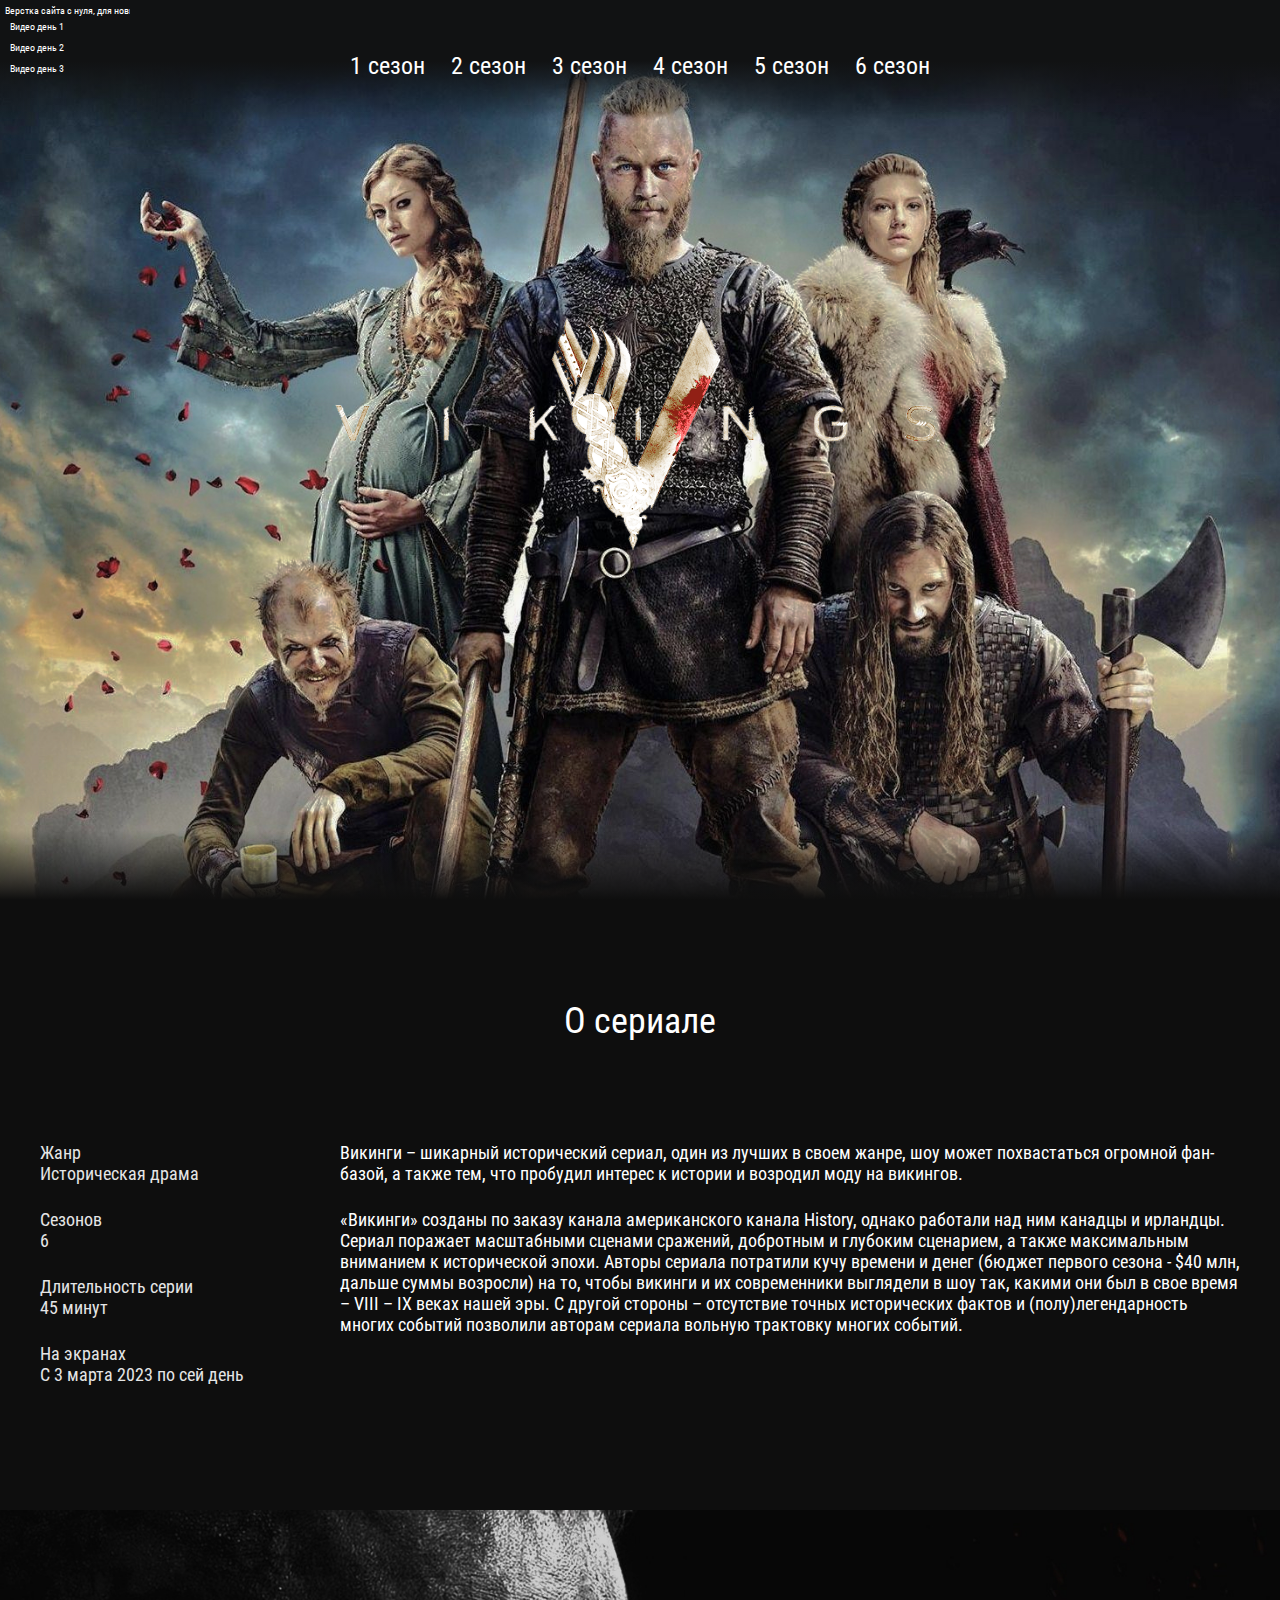
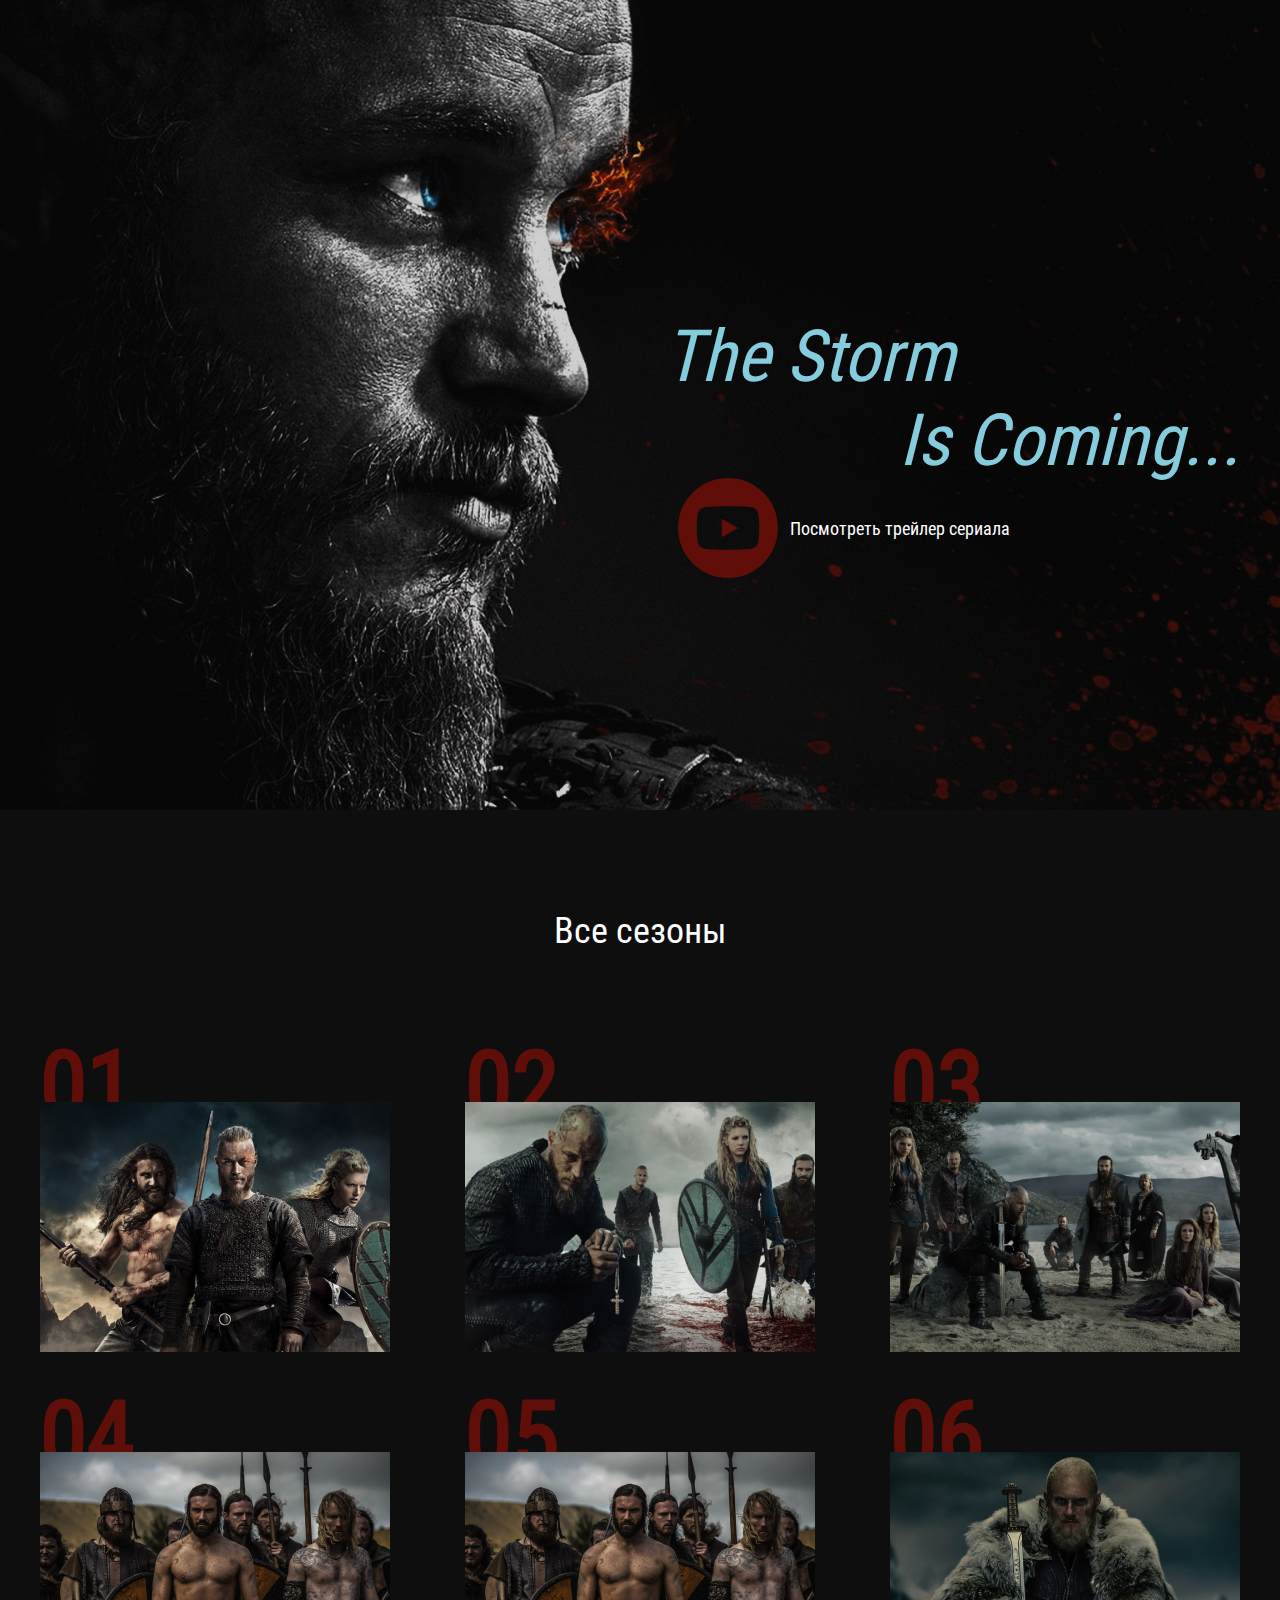
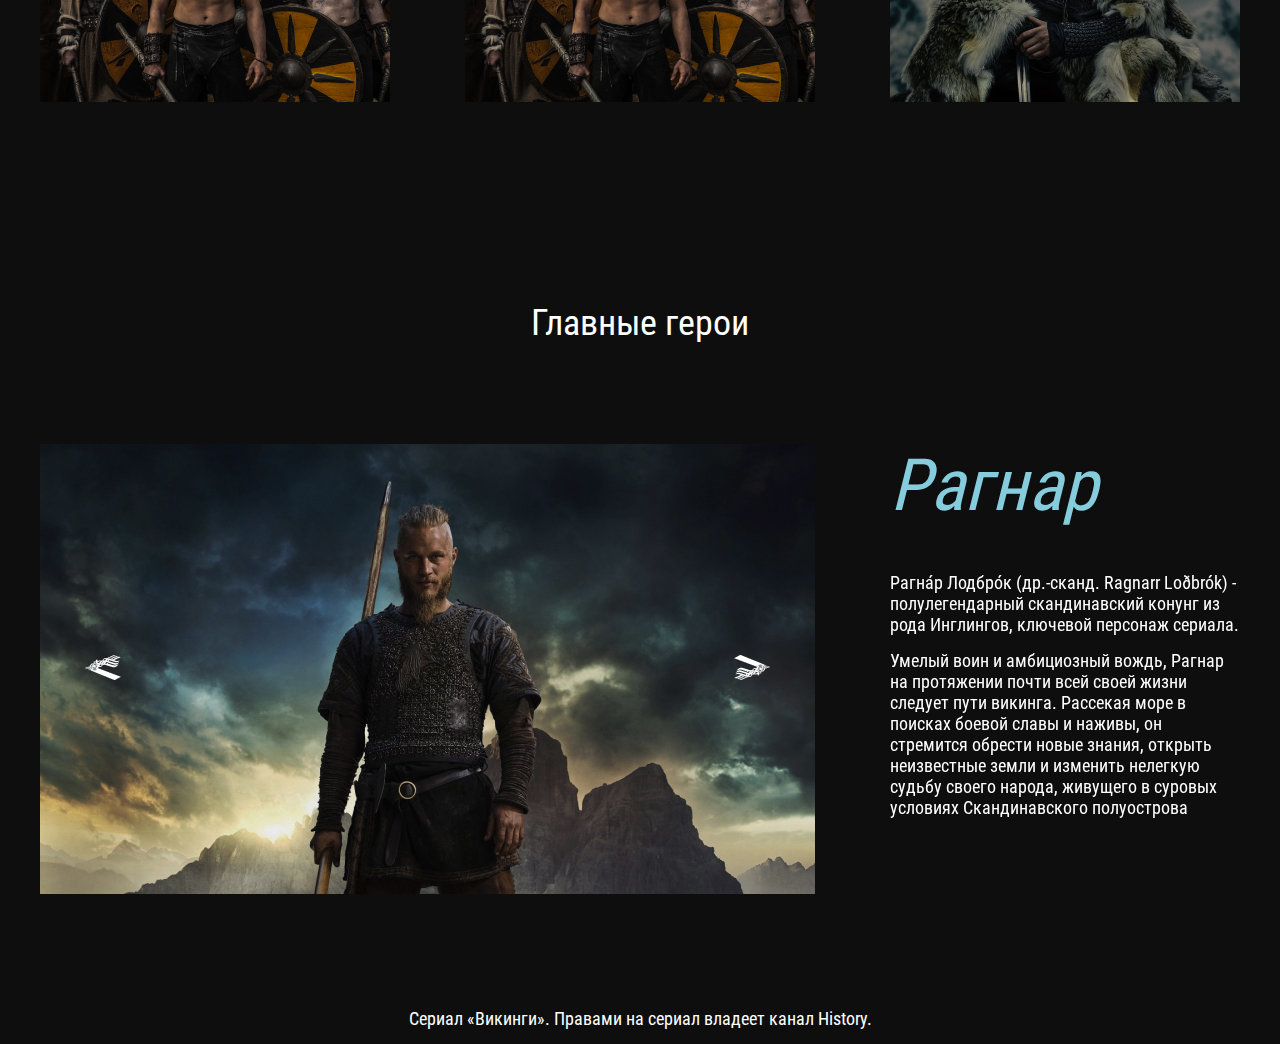
<file: index.html>
<!DOCTYPE html>
<html lang="ru">

<head>
	<meta charset="UTF-8">
	<meta name="viewport" content="width=device-width, initial-scale=1.0">
	<meta http-equiv="X-UA-Compatible" content="ie=edge">
	<title>Viking</title>

	<!-- <link rel="stylesheet" href="http://fonts.googleapis.com/css2?family=Roboto+Condensed:ital,wght@0,400,0,700,1,300&display=swap"> -->
	<link rel="stylesheet" href="css/reset.css">
	<link rel="stylesheet" href="css/slick.css">
	<link rel="stylesheet" href="css/jquery.fancybox.css">
	<link rel="stylesheet" href="css/style.css">
	<base target="_blank">
</head>

<body>
	<div class="marathon">
		<span class="maratfon__title">Верстка сайта с нуля, для новичков. Марафон по верстке</span>
		<a class="marathon__video" href="https://www.youtube.com/watch?v=tx5Ne_TbWpQ&t=486s">Видео день 1</a>
		<a class="marathon__video" href="https://www.youtube.com/watch?v=GJRbUfzK3Xo">Видео день 2</a>
		<a class="marathon__video" href="https://www.youtube.com/watch?v=JEWmQHpUDL4&t=1497s">Видео день 3</a>
	</div>
	
	<header class="header">
		<nav class="menu">
			<button class="menu__btn">
				<span></span>
			</button>
			<ul class="menu__list">
				<li class="menu__list-item">
					<a class="menu__list-link" href="season-1.html">1 сезон</a>
				</li>
				<li class="menu__list-item">
					<a class="menu__list-link" href="#">2 сезон</a>
				</li>
				<li class="menu__list-item">
					<a class="menu__list-link" href="#">3 сезон</a>
				</li>
				<li class="menu__list-item">
					<a class="menu__list-link" href="#">4 сезон</a>
				</li>
				<li class="menu__list-item">
					<a class="menu__list-link" href="#">5 сезон</a>
				</li>
				<li class="menu__list-item">
					<a class="menu__list-link" href="#">6 сезон</a>
				</li>
			</ul>
		</nav>
		<div class="logo">
			<img class="logo__img" src="images/logo.png" alt="Логотп">
		</div>
	</header>
	<section class="about section-page">
		<div class="container">
			<h3 class="title">О сериале</h3>
			<div class="about__inner">
				<ul class="about__info">
					<li class="about__info-item">
						Жанр
						<span>Историческая драма</span>
					</li>
					<li class="about__info-item">
						Сезонов
						<span>6</span>
					</li>
					<li class="about__info-item">
						Длительность серии
						<span>45 минут</span>
					</li>
					<li class="about__info-item">
						На экранах
						<span>С 3 марта 2023 по сей день</span>
					</li>
				</ul>
				<div class="about__text">
					<p>Викинги – шикарный исторический сериал, один из лучших в своем жанре, шоу может похвастаться огромной
						фан-базой, а также
						тем, что пробудил интерес к истории и возродил моду на викингов.
					</p>
					<p>
						«Викинги» созданы по заказу канала американского канала History, однако работали над ним канадцы и
						ирландцы. Сериал
						поражает масштабными сценами сражений, добротным и глубоким сценарием, а также максимальным вниманием
						к исторической
						эпохи. Авторы сериала потратили кучу времени и денег (бюджет первого сезона - $40 млн, дальше суммы
						возросли) на то,
						чтобы викинги и их современники выглядели в шоу так, какими они был в свое время – VIII – IX веках
						нашей эры. С другой
						стороны – отсутствие точных исторических фактов и (полу)легендарность многих событий позволили авторам
						сериала вольную
						трактовку многих событий.
					</p>
				</div>
			</div>
		</div>
	</section>
	<section class="video">
		<div class="container">
			<h3 class="video__text">
				<span>The Storm</span>
				Is Coming...
			</h3>
			<!-- 02:13 -->
			<a class="video__btn" data-fancybox href="https://www.youtube.com/watch?v=DEj6IvZLFUM">Посмотреть трейлер
				сериала</a>
		</div>
	</section>
	<section class="seasons section-page">
		<div class="container">
			<h3 class="title">Все сезоны</h3>
			<ol class="seasons__inner">
				<li class="seasons__item" style="background-image: url('images/image-1.jpg');">
					<a class="seasons__link" href="#">Cмотреть</a>
				</li>
				<li class="seasons__item" style="background-image: url('images/image-2.jpg');">
					<a class="seasons__link" href="#">Cмотреть</a>
				</li>
				<li class="seasons__item" style="background-image: url('images/image-3.jpg');">
					<a class="seasons__link" href="#">Cмотреть</a>
				</li>
				<li class="seasons__item" style="background-image: url('images/image-4.jpg');">
					<a class="seasons__link" href="#">Cмотреть</a>
				</li>
				<li class="seasons__item" style="background-image: url('images/image-4.jpg');">
					<a class="seasons__link" href="#">Cмотреть</a>
				</li>
				<li class="seasons__item" style="background-image: url('images/image-6.jpg');">
					<a class="seasons__link" href="#">Cмотреть</a>
				</li>
			</ol>
		</div>
	</section>
	<section class="heroes section-page">
		<div class="container">
			<h3 class="title">Главные герои</h3>
			<div class="heroes__inner">
				<div class="heroes__slider-img">
					<img class="heroes__images" src="images/hero-1.jpg" alt="">
					<img class="heroes__images" src="images/hero-1.jpg" alt="">
					<img class="heroes__images" src="images/hero-1.jpg" alt="">
				</div>
				<div class="heroes__slider-text">
					<div class="heroes__text">
						<h4 class="heroes__name">Рагнар</h4>
						<p>Рагна́р Лодбро́к (др.-сканд. Ragnarr Loðbrók) - полулегендарный скандинавский конунг из рода Инглингов, ключевой
						персонаж сериала.
						</p>
						<p>Умелый воин и амбициозный вождь, Рагнар на протяжении почти всей своей жизни следует пути викинга. Рассекая море в
						поисках боевой славы и наживы, он стремится обрести новые знания, открыть неизвестные земли и изменить нелегкую судьбу
						своего народа, живущего в суровых условиях Скандинавского полуострова
						</p>
					</div>
			
					<div class="heroes__text">
						<h4 class="heroes__name">Рагнар 2</h4>
						<p>Рагна́р Лодбро́к (др.-сканд. Ragnarr Loðbrók) - полулегендарный скандинавский конунг из рода Инглингов,
							ключевой
							персонаж сериала.
						</p>
						<p>Умелый воин и амбициозный вождь, Рагнар на протяжении почти всей своей жизни следует пути викинга. Рассекая
							море в
							поисках боевой славы и наживы, он стремится обрести новые знания, открыть неизвестные земли и изменить нелегкую
							судьбу
							своего народа, живущего в суровых условиях Скандинавского полуострова
						</p>
					</div>
				
					<div class="heroes__text">
						<h4 class="heroes__name">Рагнар 3</h4>
						<p>Рагна́р Лодбро́к (др.-сканд. Ragnarr Loðbrók) - полулегендарный скандинавский конунг из рода Инглингов,
							ключевой
							персонаж сериала.
						</p>
						<p>Умелый воин и амбициозный вождь, Рагнар на протяжении почти всей своей жизни следует пути викинга. Рассекая
							море в
							поисках боевой славы и наживы, он стремится обрести новые знания, открыть неизвестные земли и изменить нелегкую
							судьбу
							своего народа, живущего в суровых условиях Скандинавского полуострова
						</p>
					</div>
				</div>
			</div>
		</div>
	</section>
	<footer class="footer">
		<div class="container">
			<p class="copy">Сериал «Викинги». Правами на сериал владеет канал History.</p>
		</div>
	</footer> 

	<script src="https://ajax.googleapis.com/ajax/libs/jquery/3.4.1/jquery.min.js"></script>
	<script src="js/slick.min.js"></script>
	<script src="js/jquery.fancybox.min.js"></script>
	<script src="js/main.js"></script>
</body>

</html>
</file>
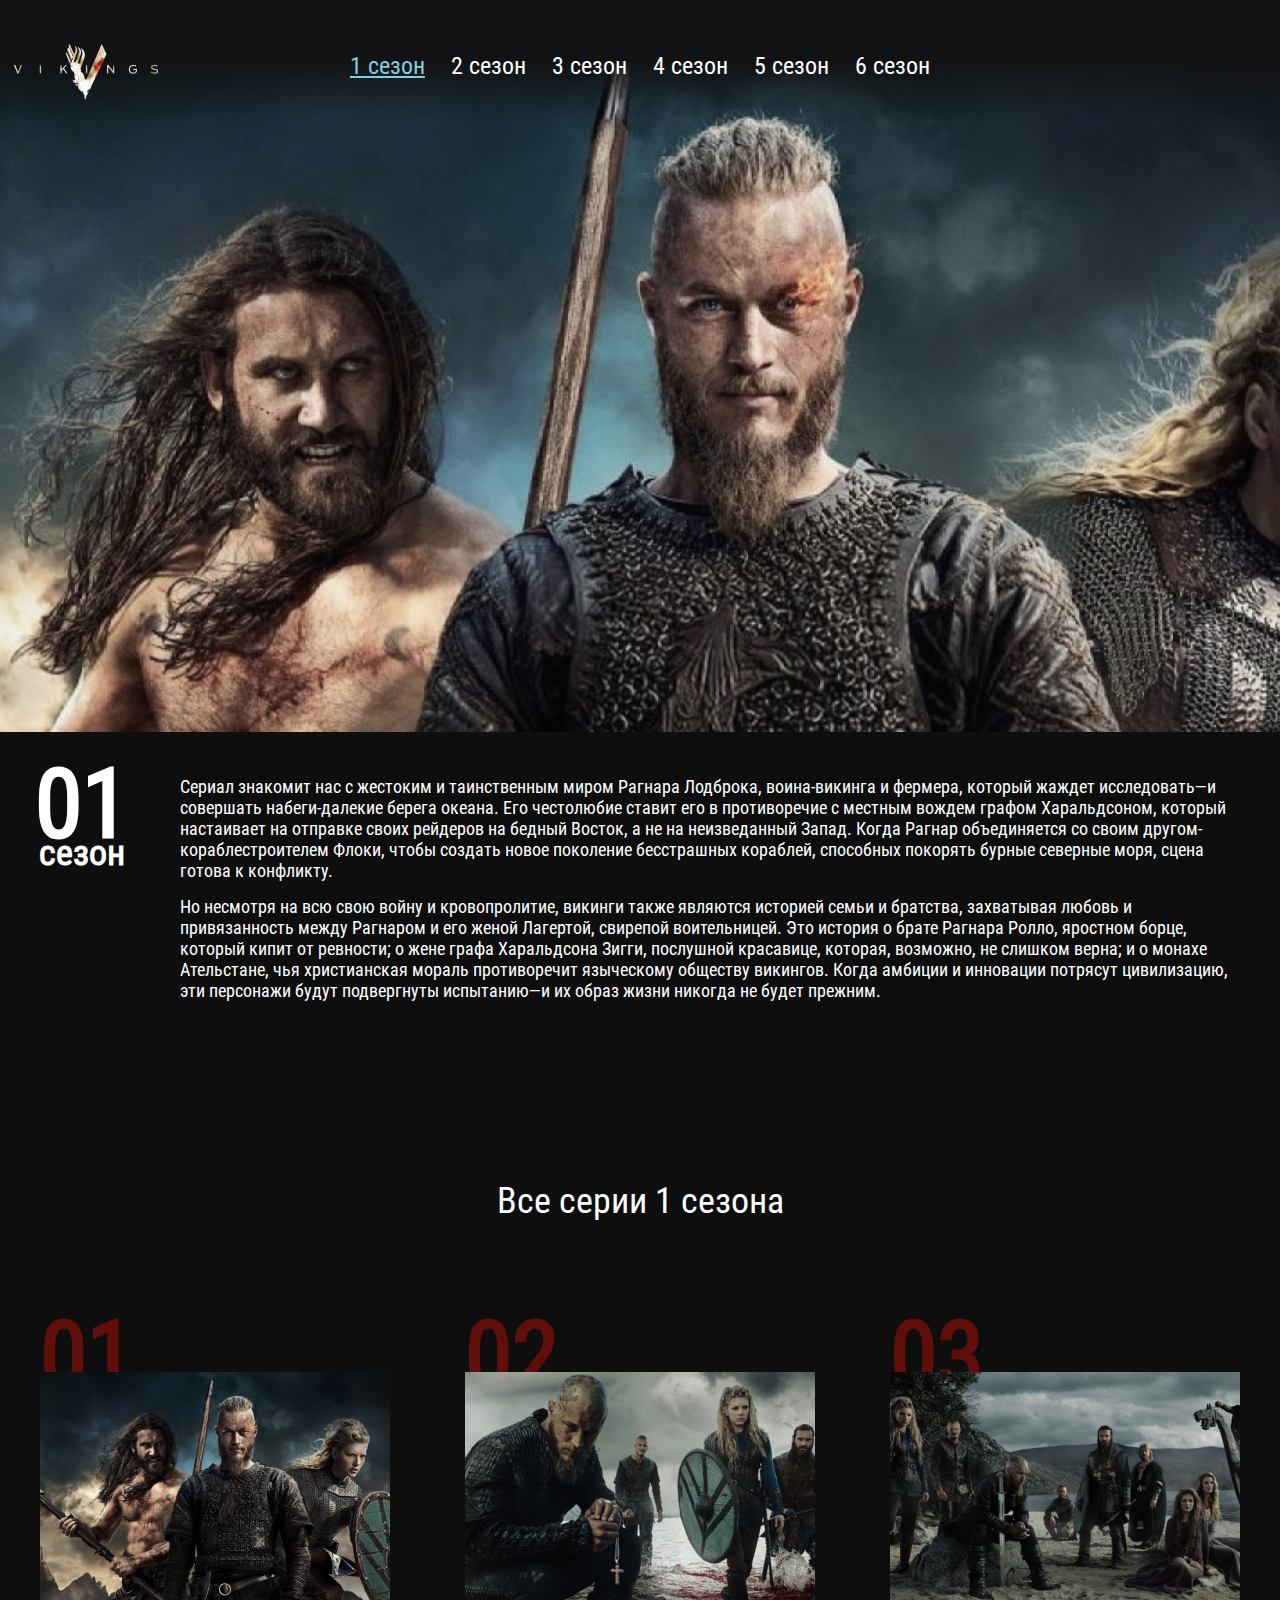
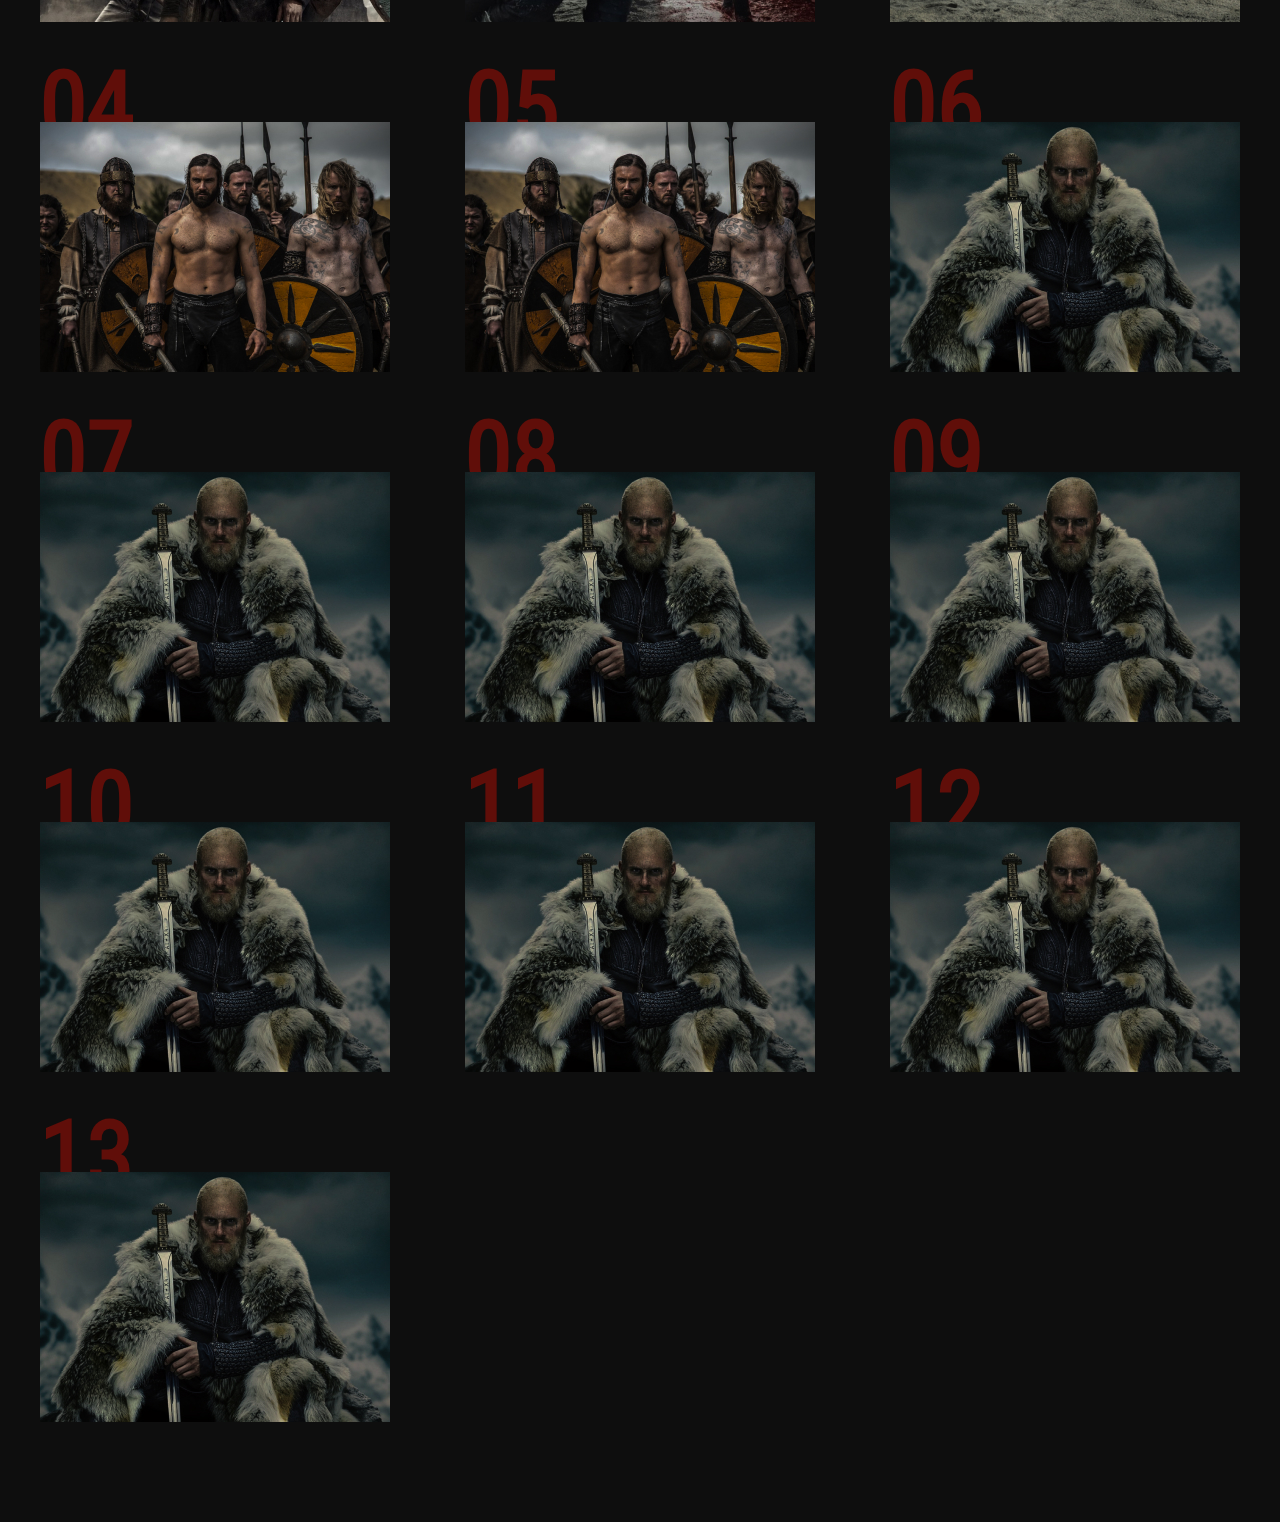
<file: season-1.html>
<!DOCTYPE html>
<html lang="ru">

<head>
	<meta charset="UTF-8">
	<meta name="viewport" content="width=device-width, initial-scale=1.0">
	<title>Season-1</title>

	<link rel="stylesheet" href="css/reset.css">
	<link rel="stylesheet" href="css/slick.css">
	<link rel="stylesheet" href="css/jquery.fancybox.css">
	<link rel="stylesheet" href="css/style.css">
	<base target="_blank">

</head>

<body>

	<header class="page-header">
		<nav class="menu">
			<button class="menu__btn">
				<span></span>
			</button>
			<div class="menu__container">
				<a class="page-logo" href="index.html">
					<img src="images/page-logo.png" alt="">
				</a>
				<ul class="menu__list">
					<li class="menu__list-item">
						<a class="menu__list-link menu__list-link--active" href="#">1 сезон</a>
					</li>
					<li class="menu__list-item">
						<a class="menu__list-link" href="#">2 сезон</a>
					</li>
					<li class="menu__list-item">
						<a class="menu__list-link" href="#">3 сезон</a>
					</li>
					<li class="menu__list-item">
						<a class="menu__list-link" href="#">4 сезон</a>
					</li>
					<li class="menu__list-item">
						<a class="menu__list-link" href="#">5 сезон</a>
					</li>
					<li class="menu__list-item">
						<a class="menu__list-link" href="#">6 сезон</a>
					</li>
				</ul>
			</div>
		</nav>
		<div class="season-info">
			<div class="season-info__num">
				01
				<span>cезон</span>
			</div>
			<div class="season-info__text">
				<p>
					Сериал знакомит нас с жестоким и таинственным миром Рагнара Лодброка, воина-викинга и фермера, который
					жаждет
					исследовать—и совершать набеги-далекие берега океана. Его честолюбие ставит его в противоречие с местным
					вождем графом
					Харальдсоном, который настаивает на отправке своих рейдеров на бедный Восток, а не на неизведанный Запад.
					Когда Рагнар
					объединяется со своим другом-кораблестроителем Флоки, чтобы создать новое поколение бесстрашных кораблей,
					способных
					покорять бурные северные моря, сцена готова к конфликту.
				</p>
				<p>
					Но несмотря на всю свою войну и кровопролитие, викинги также являются историей семьи и братства,
					захватывая любовь и
					привязанность между Рагнаром и его женой Лагертой, свирепой воительницей. Это история о брате Рагнара
					Ролло, яростном
					борце, который кипит от ревности; о жене графа Харальдсона Зигги, послушной красавице, которая, возможно,
					не слишком
					верна; и о монахе Ательстане, чья христианская мораль противоречит языческому обществу викингов. Когда
					амбиции и
					инновации потрясут цивилизацию, эти персонажи будут подвергнуты испытанию—и их образ жизни никогда не
					будет прежним.
				</p>
			</div>
		</div>
	</header> 
	<section class="seasons section-page">
		<div class="container">
			<h3 class="title">Все серии 1 сезона</h3>
			<ol class="seasons__inner">
				<li class="seasons__item" style="background-image: url('images/image-1.jpg');">
					<a class="seasons__link" data-fancybox="gallery"
						href="https://www.youtube.com/watch?v=DEj6IvZLFUM?autoplay=0">Cмотреть</a>
				</li>
				<li class="seasons__item" style="background-image: url('images/image-2.jpg');">
					<a class="seasons__link" data-fancybox="gallery"
						href="https://www.youtube.com/watch?v=DEj6IvZLFUM?autoplay=0">Cмотреть</a>
				</li>
				<li class="seasons__item" style="background-image: url('images/image-3.jpg');">
					<a class="seasons__link" data-fancybox="gallery"
						href="https://www.youtube.com/watch?v=DEj6IvZLFUM?autoplay=0">Cмотреть</a>
				</li>
				<li class="seasons__item" style="background-image: url('images/image-4.jpg');">
					<a class="seasons__link" data-fancybox="gallery"
						href="https://www.youtube.com/watch?v=DEj6IvZLFUM?autoplay=0">Cмотреть</a>
				</li>
				<li class="seasons__item" style="background-image: url('images/image-4.jpg');">
					<a class="seasons__link" data-fancybox="gallery"
						href="https://www.youtube.com/watch?v=DEj6IvZLFUM?autoplay=0">Cмотреть</a>
				</li>
				<li class="seasons__item" style="background-image: url('images/image-6.jpg');">
					<a class="seasons__link" data-fancybox="gallery"
						href="https://www.youtube.com/watch?v=DEj6IvZLFUM?autoplay=0">Cмотреть</a>
				</li>
				<li class="seasons__item" style="background-image: url('images/image-6.jpg');">
					<a class="seasons__link" data-fancybox="gallery"
						href="https://www.youtube.com/watch?v=DEj6IvZLFUM?autoplay=0">Cмотреть</a>
				</li>
				<li class="seasons__item" style="background-image: url('images/image-6.jpg');">
					<a class="seasons__link" data-fancybox="gallery"
						href="https://www.youtube.com/watch?v=DEj6IvZLFUM?autoplay=0">Cмотреть</a>
				</li>
				<li class="seasons__item" style="background-image: url('images/image-6.jpg');">
					<a class="seasons__link" data-fancybox="gallery"
						href="https://www.youtube.com/watch?v=DEj6IvZLFUM?autoplay=0">Cмотреть</a>
				</li>
				<li class="seasons__item" style="background-image: url('images/image-6.jpg');">
					<a class="seasons__link" data-fancybox="gallery"
						href="https://www.youtube.com/watch?v=DEj6IvZLFUM?autoplay=0">Cмотреть</a>
				</li>
				<li class="seasons__item" style="background-image: url('images/image-6.jpg');">
					<a class="seasons__link" data-fancybox="gallery"
						href="https://www.youtube.com/watch?v=DEj6IvZLFUM?autoplay=0">Cмотреть</a>
				</li>
				<li class="seasons__item" style="background-image: url('images/image-6.jpg');">
					<a class="seasons__link" data-fancybox="gallery"
						href="https://www.youtube.com/watch?v=DEj6IvZLFUM?autoplay=0">Cмотреть</a>
				</li>
				<li class="seasons__item" style="background-image: url('images/image-6.jpg');">
					<a class="seasons__link" data-fancybox="gallery"
						href="https://www.youtube.com/watch?v=DEj6IvZLFUM?autoplay=0">Cмотреть</a>
				</li>
			</ol>
		</div>
	</section>

	<script src="https://ajax.googleapis.com/ajax/libs/jquery/3.4.1/jquery.min.js"></script>
	<script src="js/slick.min.js"></script>
	<script src="js/jquery.fancybox.min.js"></script>
	<script src="js/main.js"></script>
</body>

</html>
</file>
<file: css/style.css>
@import 'fonts.css';

* {
	box-sizing: border-box;
}

body {
	position: relative;
	background-color: #0e0e0e;
	color: #fff;
	font-family: 'RobotoCondensed-Regular', sans-serif;
	font-weight: 400;
	font-size: 18px;
	line-height: 21px;
}

a {
	color: inherit;
	text-decoration: none;
}

ul {
	list-style: none;
}

.marathon {
	position: absolute;
	top: 0;
	left: 0;
	z-index: 100;
	padding: 10px;
	width: 210px;
	background-color: transparent;
	display: flex;
	flex-direction: column;
	font-size: 12px;
	line-height: 18px;
	overflow: hidden;
	white-space: nowrap;
	text-overflow: ellipsis;
	/* border: 1px solid #fff; */
	/* width: 100px; */
}

.marathon:hover .marathon__video {
	opacity: 1;
}

.marathon__title {
	font-size: 20px;
}

.marathon__video {
	padding: 5px;
	opacity: 0;
}

.marathon__video:hover {
	background-color: #fff;
	color: #000;
}

.container {
	max-width: 1230px;
	padding: 0 15px;
	margin: 0 auto;
}

.section-page {
	padding: 100px 0;
}

.title {
	text-align: center;
	margin-bottom: 100px;
	font-size: 36px;
	line-height: 42px;
	font-weight: 400;
}

.header {
	background-image: url('../images/header-bg.jpg');
	height: 100vh;
	background-repeat: no-repeat;
	background-size: cover;
	background-position: center 50px;
	text-align: center;
	position: relative;
}

.header::after {
	content: '';
	position: absolute;
	height: 70px;
	bottom: 0;
	left: 0;
	width: 100%;
	background: linear-gradient(180deg, #0E0E0E 0%, rgba(17, 17, 17, 0.850295) 16.53%, rgba(32, 31, 33, 0) 100%);
	transform: rotate(180deg);
}

.menu {
	padding: 50px 0 58px;
	background: linear-gradient(180deg, #111213 0%, #111213 43.62%, rgba(32, 31, 33, 0) 86.33%);
}

.menu__btn {
	display: none;
}

.menu__list {
	display: flex;
	justify-content: center;
}

.menu__list-item {
	padding: 0 13px;
}

.menu__list-link {
	font-size: 36px;
	line-height: 42px;
}

.menu__list-link:hover,
.menu__list-link--active {
	color: #85ccdc;
	text-decoration: underline;
}

.logo {
	padding-top: 178px;
}

/* ========== About ========= */

.about__inner {
	display: flex;
}

.about__info {
	width: 375px;
	flex: none;
	margin-right: 50px;
}

.about__info-item {
	margin-bottom: 25px;
	color: #e5e5e5;
}

.about__info-item span {
	display: block;
}

.about__text p {
	margin-bottom: 25px;
}

/* =========== Video ============ */
.video {
	background-image: url(../images/video-bg.jpg);
	height: 100vh;
	background-repeat: no-repeat;
	background-size: cover;
	background-position: center center;
	text-align: right;
}

.video__text {
	font-style: italic;
	font-weight: 300;
	font-size: 72px;
	line-height: 84px;
	color: #85ccdc;
	padding-top: 45vh;
	margin-bottom: 35px;
}

.video__text span {
	display: block;
	padding-right: 285px;
}

.video__btn {
	/* display: block; */
	padding-left: 112px;
	position: relative;
	margin-right: 230px;
}

.video__btn::before {
	content: '';
	position: absolute;
	width: 100px;
	height: 100px;
	left: 0;
	top: -40px;
	background-image: url('../images/youtube-btn.svg');
	background-repeat: no-repeat;
	background-size: cover;
	background-position: center center;
}

/* ========== Inner 0:10 ======== */
.seasons {}

.seasons__inner {
	display: grid;
	grid-template-columns: repeat(auto-fill, minmax(284px, 1fr));
	/* grid-template-columns: 1fr 1fr 1fr; */
	grid-gap: 100px 75px;
	counter-reset: number;
	/* для цифр 20:14 */
	padding-top: 50px;
}

.seasons__item {
	/* width: 350px; */
	height: 250px;
	background-repeat: no-repeat;
	background-size: cover;
	background-position: center center;
	list-style: none;
	position: relative;
	display: flex;
	justify-content: center;
	align-items: center;
}

/* для цифр счетчик 21:10 */
.seasons__item::before {
	content: '0'counter(number);
	counter-increment: number;
	position: absolute;
	font-weight: bold;
	font-size: 96px;
	line-height: 112px;
	color: #600e09;
	left: 0;
	top: -72px;
	z-index: -1;
}

.seasons__item:nth-child(n+10)::before {
	content: counter(number);
}

/*</ для цифр счетчик 21:10 > */
.seasons__item:hover::after {
	content: '';
	position: absolute;
	left: 0;
	top: 0;
	right: 0;
	bottom: 0;
	background: rgba(14, 14, 14, 0.8);
}

.seasons__item:hover .seasons__link {
	opacity: 1;
}

.seasons__link {
	font-size: 36px;
	line-height: 42px;
	padding: 12px 78px 11px;
	background-color: #0e0e0e;
	opacity: 0;
	transition: all 2s;
	z-index: 2;
}

/* ======= heroes 02:08 ======= */

.heroes {}

.heroes__inner {
	display: flex;
	justify-content: space-between;
}

.heroes__slider-img {
	max-width: 775px;
}

.heroes__slider-text {
	max-width: 350px;
}

.heroes__text p {
	margin-bottom: 15px;
}

.heroes__name {
	font-style: italic;
	font-weight: 300;
	font-size: 72px;
	line-height: 84px;
	color: #85ccdc;
	margin-bottom: 44px;
}

.slick-btn {
	position: absolute;
	top: 50%;
	transform: translateY(-50%);
	border: none;
	background-color: transparent;
	z-index: 10;
	cursor: pointer;
	outline: none;
}

.slick-prev {
	left: 38px;
}

.slick-next {
	right: 38px;
}

/*======== Footer ====*/
.copy {
	padding: 14px 0 15px;
	text-align: center;
}

/* =================== 1 Season-1 =========== */
.page-header {
	background-image: url('../images/season-1bg.jpg');
	background-repeat: no-repeat;
	background-size: cover;
	background-position: center center;
	height: 90vh;
	/* Это 85% экрана  */
	position: relative;
}

.menu__container {
	max-width: 1385px;
	margin: 0 auto;
	position: relative;
}

.page-logo {
	position: absolute;
	left: 0;
}

.season-info {
	position: absolute;
	max-width: 1385px;
	display: flex;
	padding: 44px 47px 64px 35px;
	background-color: #0e0e0e;
	bottom: 0;
	left: 0;
	right: 0;
	margin: 0 auto;
}

.season-info__num {
	font-weight: bold;
	font-size: 96px;
	line-height: 56px;
	text-align: center;
	margin-right: 51px;
}

.season-info__num span {
	display: block;
	font-size: 36px;
	line-height: 42px;
}

.season-info__text p {
	margin-bottom: 15px;
}

/* ===================== start media ======================= */
@media (max-width: 1420px) {
	.page-logo {
		left: 10px;
		top: -6px;
	}
}

@media (max-width: 1366px) {
	.marathon {
		max-width: 130px;
		font-size: 10px;
		line-height: 11px;
		padding: 5px;
	}

	.logo__img {
		width: 50%;
	}

	.menu__list-link {
		font-size: 24px;
		line-height: 32px;
	}

	.about__info {
		width: 250px;
	}

	.page-header {
		height: 120vh;
	}
}

@media (max-width: 1200px) {
	.heroes__inner {
		display: block;
	}

	.heroes__slider-text {
		max-width: 100%;
		padding-top: 50px;
	}

	.heroes__slider-img {
		max-width: 100%;
	}
}

@media (max-width:1088px) {
	.seasons__item {
		height: 340px;
	}
}

@media (max-width: 992px) {
	.page-logo {
		display: none;
	}
}

@media (max-width: 768px) {
	body {
		font-size: 16px;
		line-height: 20px;
	}

	.about__inner {
		display: block;
	}

	.section-page {
		padding: 50px 0;
	}

	.title {
		margin-bottom: 50px;
		font-size: 28px;
		line-height: 36px;
	}

	.video__text {
		font-size: 48px;
		line-height: 56px;
	}

	.video__text span {
		padding-right: 200px;
	}

	.video__btn {
		margin-right: 0;
		padding-top: 62px;
	}

	.video__btn::before {
		width: 50px;
		height: 50px;
		background-size: cover;
		top: 47px;
	}

	.seasons__inner {
		grid-gap: 80px 35px;
	}

	.heroes__name {
		font-size: 46px;
		line-height: 56px;
		margin-bottom: 25px;
	}

	/* .slick-btn {
		display: none;
	} */
	.slick-dots {
		display: flex;
		justify-content: center;
		gap: 10px;
		margin-top: 15px;
	}

	.slick-dots button {
		border-radius: 50%;
		/* width: 10px;
		height: 10px; */
		background-color: #85ccdc;
	}

	.slick-active button {
		background-color: red;
	}

	.season-info {
		display: block;
		padding: 30px 10px 0 10px;
	}

	.season-info__num {
		text-align: left;
		font-size: 50px;
		line-height: 26px;
		margin-bottom: 15px;
	}

	.season-info__num span {
		font-size: 25px;
		line-height: 32px;
	}
}

@media (max-width: 640px) {
	.menu {
		padding: 0;
		background: linear-gradient(180deg, #111213 0%, #111213 10%, rgba(32, 31, 33, 0) 86.33%);
		text-align: center;
	}

	.menu__btn {
		display: block;
		width: 50px;
		height: 35px;
		cursor: pointer;
		position: absolute;
		right: 10px;
		top: 20px;
		z-index: 100;
		display: flex;
		align-items: center;
		background-color: transparent;
		border: none;
		padding: 0;
	}
	.menu__btn span {
		background-color: #fff;
		height: 3px;
		width: 100%;
	}
	.menu__btn::after,
	.menu__btn::before {
		content: "";
		background-color: #fff;
		width: 100%;
		height: 3px;
		position: absolute;
	}
	.menu__btn::before {
		top: 0;
		left: 0;
	}
	.menu__btn::after {
		bottom: 0;
		left: 0;
	}
	.menu__list {
		display: block;
		transform: translateY(-130%);
		transition: all .3s;
	}
	.menu__list.menu__list--active {
		transform: translateY(0%);
		padding: 100px 0 50px;
		background-color: rgb(1, 1, 1 .8);
	}
	.menu__list-link {
		display: block;
		padding: 10px 0;
	}
	.logo {
		padding-top: 21vh;
	}
	.page-logo {
		display: block;
		z-index: 10;
		left: 10px;
		top: 22px;
	}
	.page-header {
		height: 160vh;
	}
	.video__text {
		font-size: 38px;
		line-height: 40px;
	}

	.video__btn {
		padding-left: 70px;
	}
}

@media (max-width: 414px) {
	.seasons__item {
		height: 203px;
	}
	.page-header {
		height: 200vh;
	}
}
@media (max-width: 375px){
}


/* 01:25 */
</file>
